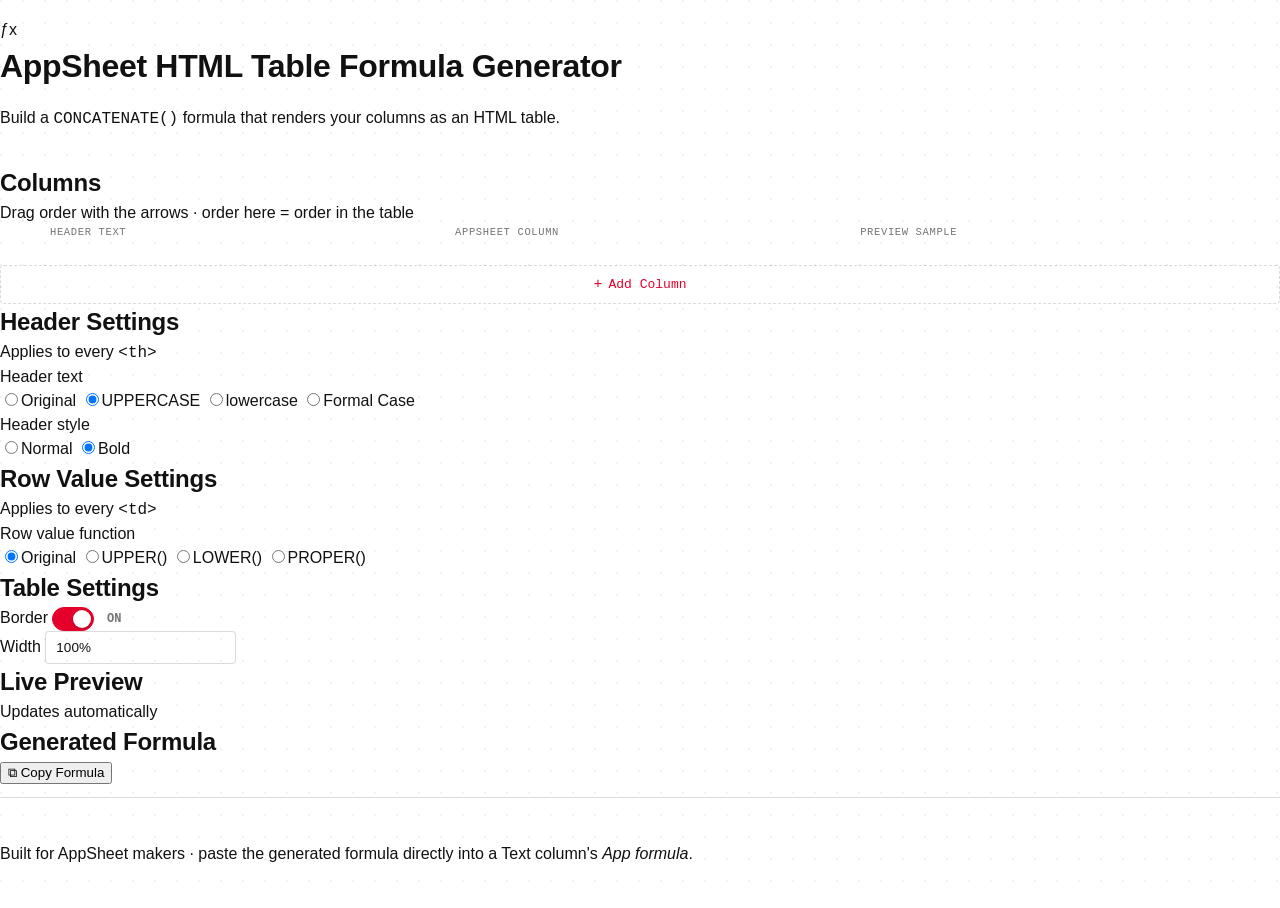
<file: Index.HTML>
<!DOCTYPE html>
<html lang="en">
<head>
<meta charset="UTF-8">
<meta name="viewport" content="width=device-width, initial-scale=1.0">
<title>AppSheet HTML Table Formula Generator</title>
<meta name="description" content="Convert AppSheet columns into a ready-to-copy HTML table CONCATENATE() formula.">
<link rel="stylesheet" href="style.css">
</head>
<body>

<header class="topbar">
  <div class="topbar-inner">
    <div class="brand">
      <span class="brand-mark">ƒx</span>
      <div class="brand-text">
        <h1>AppSheet HTML Table Formula Generator</h1>
        <p>Build a <code>CONCATENATE()</code> formula that renders your columns as an HTML table.</p>
      </div>
    </div>
  </div>
</header>

<main class="layout">

  <!-- ============ CONFIG COLUMN ============ -->
  <section class="col col-config">

    <div class="card" id="columns-card">
      <div class="card-head">
        <h2>Columns</h2>
        <span class="card-hint">Drag order with the arrows &middot; order here = order in the table</span>
      </div>

      <div class="columns-table-head">
        <span>Header text</span>
        <span>AppSheet column</span>
        <span>Preview sample</span>
        <span class="col-actions-head" aria-hidden="true"></span>
      </div>

      <div id="columns-list"></div>

      <button type="button" id="add-column" class="btn btn-add">
        <span class="plus">+</span> Add Column
      </button>
    </div>

    <div class="card">
      <div class="card-head">
        <h2>Header Settings</h2>
        <span class="card-hint">Applies to every <code>&lt;th&gt;</code></span>
      </div>

      <div class="field-group">
        <span class="field-label">Header text</span>
        <div class="segmented" data-group="headerCase">
          <label><input type="radio" name="headerCase" value="original" checked><span>Original</span></label>
          <label><input type="radio" name="headerCase" value="upper"><span>UPPERCASE</span></label>
          <label><input type="radio" name="headerCase" value="lower"><span>lowercase</span></label>
          <label><input type="radio" name="headerCase" value="formal"><span>Formal Case</span></label>
        </div>
      </div>

      <div class="field-group">
        <span class="field-label">Header style</span>
        <div class="segmented" data-group="headerStyle">
          <label><input type="radio" name="headerStyle" value="normal" checked><span>Normal</span></label>
          <label><input type="radio" name="headerStyle" value="bold"><span>Bold</span></label>
        </div>
      </div>
    </div>

    <div class="card">
      <div class="card-head">
        <h2>Row Value Settings</h2>
        <span class="card-hint">Applies to every <code>&lt;td&gt;</code></span>
      </div>

      <div class="field-group">
        <span class="field-label">Row value function</span>
        <div class="segmented" data-group="rowFn">
          <label><input type="radio" name="rowFn" value="original" checked><span>Original</span></label>
          <label><input type="radio" name="rowFn" value="upper"><span>UPPER()</span></label>
          <label><input type="radio" name="rowFn" value="lower"><span>LOWER()</span></label>
          <label><input type="radio" name="rowFn" value="proper"><span>PROPER()</span></label>
        </div>
      </div>
    </div>

    <div class="card">
      <div class="card-head">
        <h2>Table Settings</h2>
      </div>

      <div class="field-group inline-field">
        <span class="field-label">Border</span>
        <button type="button" id="border-toggle" class="switch is-on" role="switch" aria-checked="true">
          <span class="switch-knob"></span>
        </button>
        <span id="border-toggle-label" class="switch-state">ON</span>
      </div>

      <div class="field-group inline-field">
        <label class="field-label" for="table-width">Width</label>
        <input type="text" id="table-width" value="100%" class="text-input text-input-sm" maxlength="12">
      </div>
    </div>

  </section>

  <!-- ============ OUTPUT COLUMN ============ -->
  <section class="col col-output">

    <div class="card preview-card">
      <div class="card-head">
        <h2>Live Preview</h2>
        <span class="card-hint">Updates automatically</span>
      </div>
      <div class="preview-scroll">
        <div id="preview-wrap"></div>
      </div>
    </div>

    <div class="card formula-card">
      <div class="card-head">
        <h2>Generated Formula</h2>
        <button type="button" id="copy-btn" class="btn btn-copy">
          <span class="copy-icon">⧉</span> Copy Formula
        </button>
      </div>
      <pre id="formula-output"><code id="formula-code"></code></pre>
    </div>

  </section>

</main>

<footer class="footer">
  <p>Built for AppSheet makers &middot; paste the generated formula directly into a Text column's <em>App formula</em>.</p>
</footer>

<script src="script.js"></script>
</body>
</html>
</file>
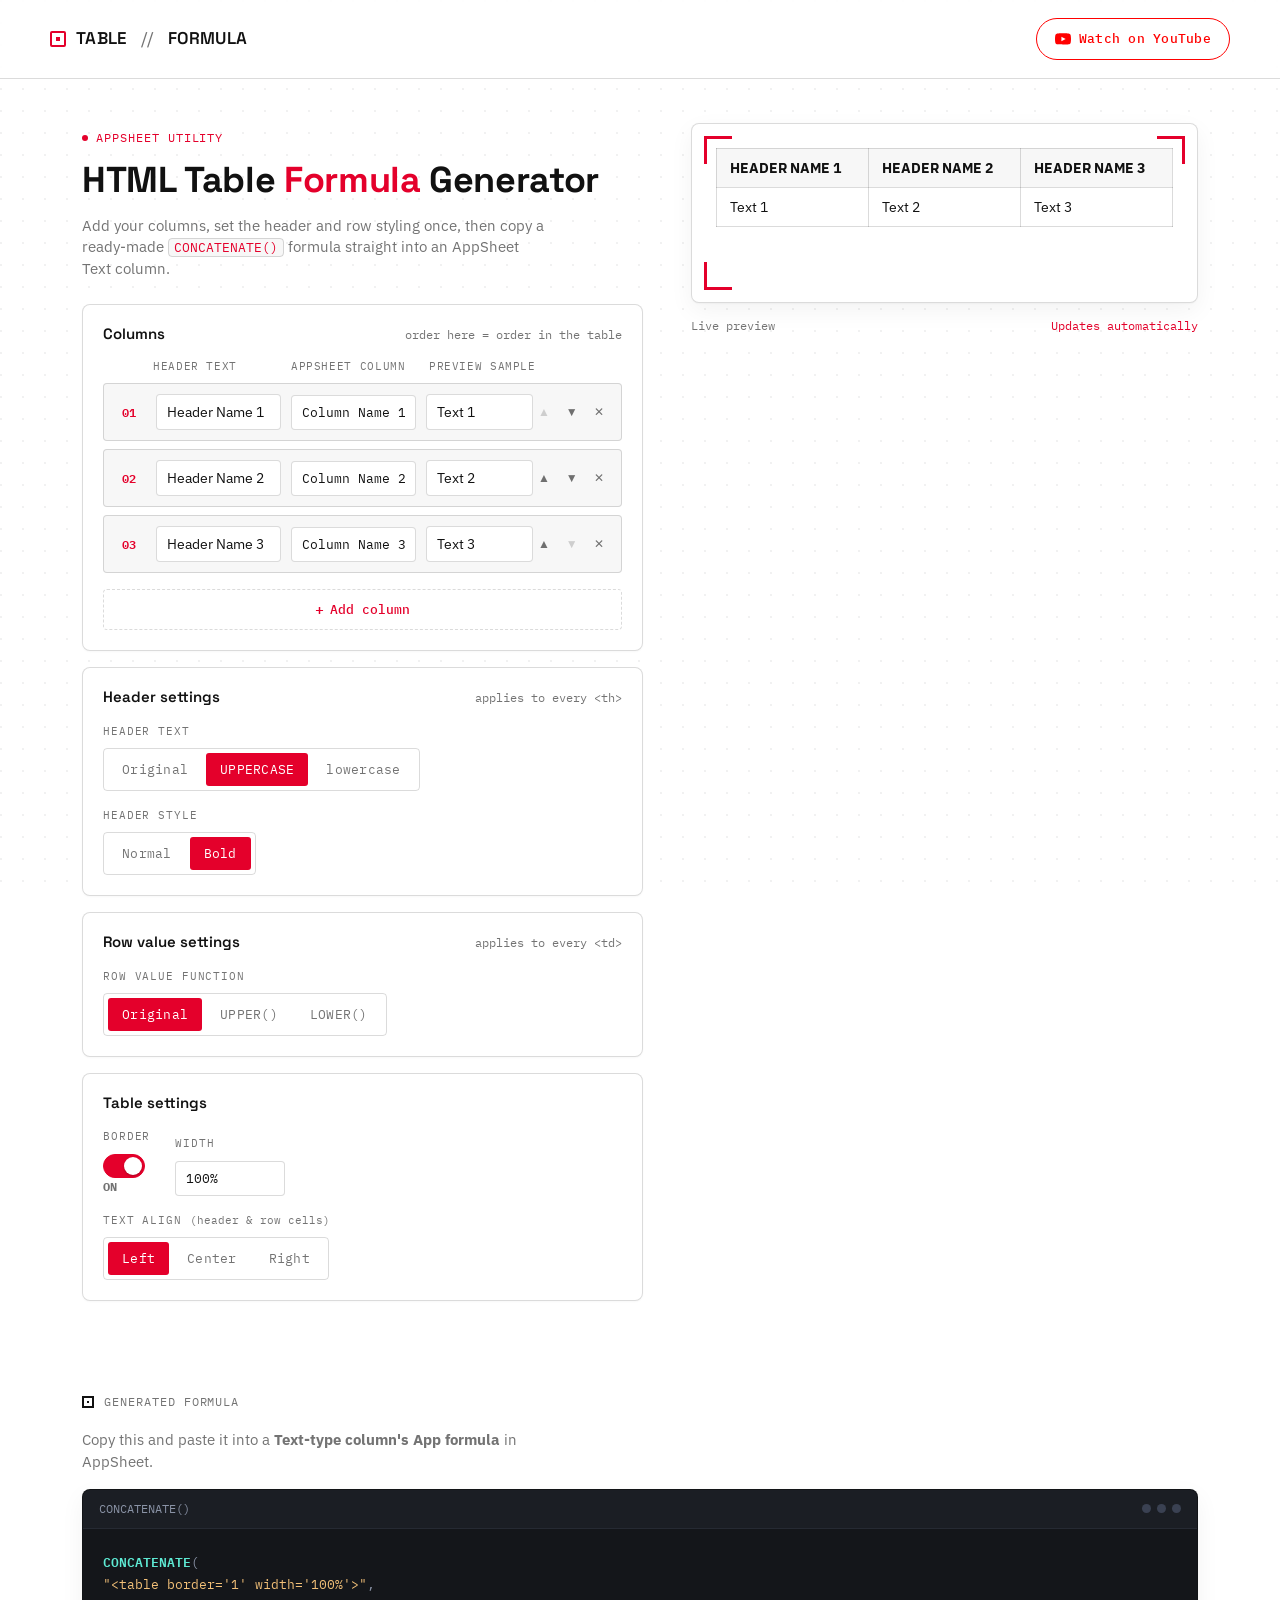
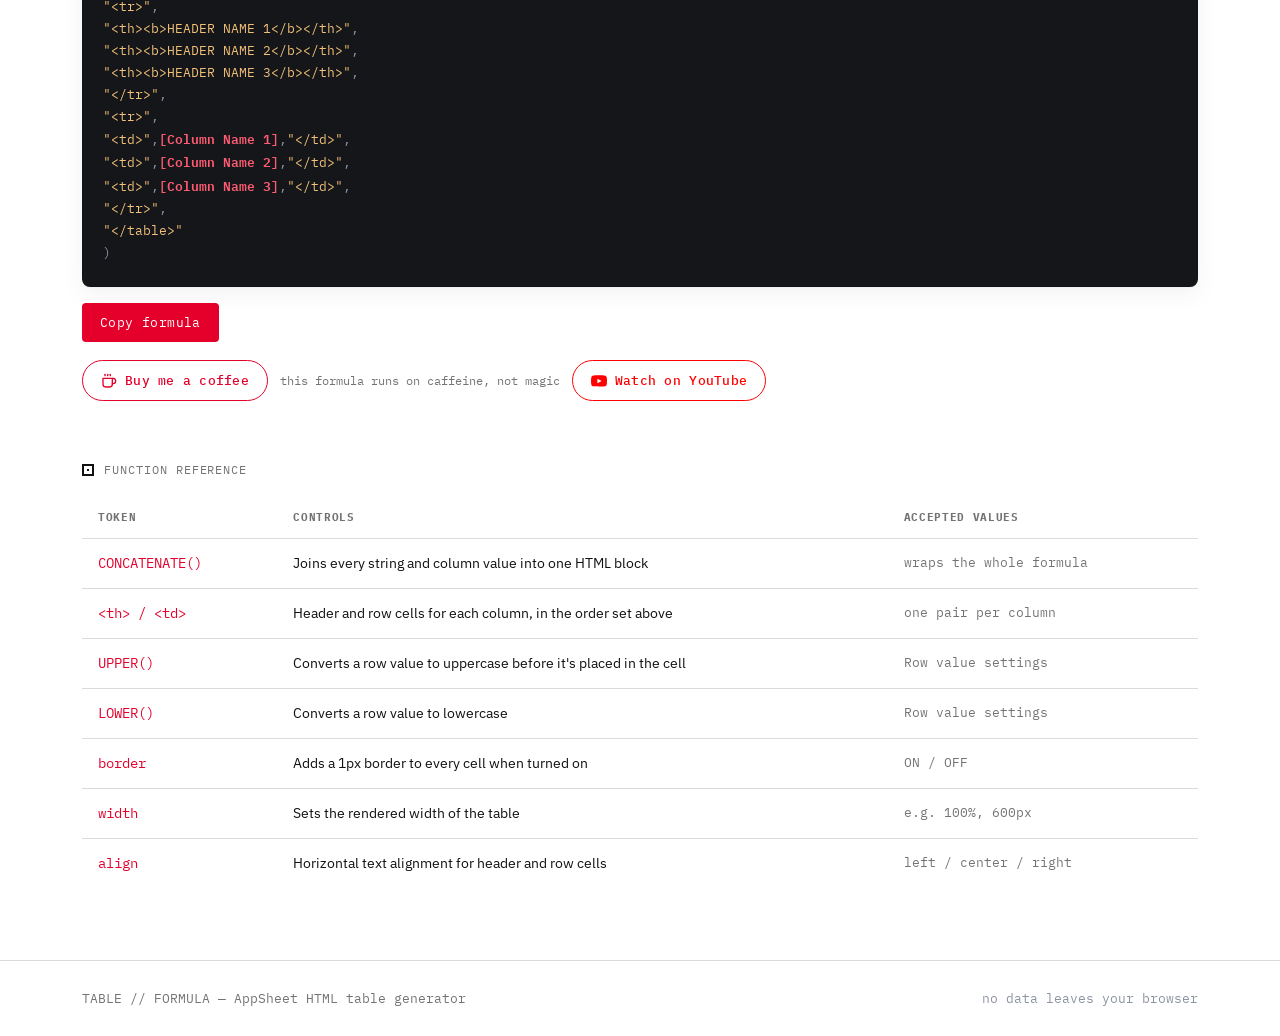
<file: index.html>
<!DOCTYPE html>
<html lang="en">
<head>
<meta charset="UTF-8">
<meta name="viewport" content="width=device-width, initial-scale=1.0">
<title>HTML Table Formula Generator for AppSheet</title>
<meta name="description" content="Convert AppSheet columns into a ready-to-copy HTML table CONCATENATE() formula.">
<link rel="preconnect" href="https://fonts.googleapis.com">
<link rel="preconnect" href="https://fonts.gstatic.com" crossorigin>
<link href="https://fonts.googleapis.com/css2?family=Space+Grotesk:wght@400;500;600;700&family=IBM+Plex+Sans:wght@400;500;600&family=IBM+Plex+Mono:wght@400;500;600&display=swap" rel="stylesheet">
<link rel="stylesheet" href="style.css">
</head>
<body>

<header class="top">
  <div class="wrap topbar">
    <div class="logo"><span class="finder"></span>TABLE<span class="slash">&nbsp;//&nbsp;</span>FORMULA</div>
    <div class="topbar-right">
      <a href="https://www.youtube.com/@JoeTayactac" target="_blank" rel="noopener" class="youtube-btn" id="youtube-link-top" aria-label="Watch on YouTube">
        <svg viewBox="0 0 24 24" fill="currentColor"><path d="M23.5 6.2a3.02 3.02 0 0 0-2.12-2.14C19.5 3.5 12 3.5 12 3.5s-7.5 0-9.38.56A3.02 3.02 0 0 0 .5 6.2 31.6 31.6 0 0 0 0 12a31.6 31.6 0 0 0 .5 5.8 3.02 3.02 0 0 0 2.12 2.14C4.5 20.5 12 20.5 12 20.5s7.5 0 9.38-.56a3.02 3.02 0 0 0 2.12-2.14A31.6 31.6 0 0 0 24 12a31.6 31.6 0 0 0-.5-5.8ZM9.6 15.5v-7l6.4 3.5-6.4 3.5Z"/></svg>
        <span class="label">Watch on YouTube</span>
      </a>
    </div>
  </div>
</header>

<div class="wrap">

  <section class="hero" id="generate">
    <div class="hero-left">
      <div class="eyebrow"><span class="dot"></span>APPSHEET UTILITY</div>
      <h1 class="headline">HTML Table <span class="accent">Formula</span> Generator</h1>
      <p class="sub">Add your columns, set the header and row styling once, then copy a ready-made <code class="mono">CONCATENATE()</code> formula straight into an AppSheet Text column.</p>

      <div class="panel">
        <div class="panel-head">
          <span class="panel-title">Columns</span>
          <span class="panel-hint">order here = order in the table</span>
        </div>

        <div class="columns-table-head">
          <span>Header text</span>
          <span>AppSheet column</span>
          <span>Preview sample</span>
          <span aria-hidden="true"></span>
        </div>

        <div id="columns-list"></div>

        <button type="button" id="add-column" class="btn-add">
          <span class="plus">+</span> Add column
        </button>
      </div>

      <div class="panel" id="header-settings">
        <div class="panel-head">
          <span class="panel-title">Header settings</span>
          <span class="panel-hint">applies to every &lt;th&gt;</span>
        </div>

        <div class="field">
          <label>Header text</label>
          <div class="tabgroup" data-group="headerCase">
            <label class="tab-opt"><input type="radio" name="headerCase" value="original" checked><span>Original</span></label>
            <label class="tab-opt"><input type="radio" name="headerCase" value="upper"><span>UPPERCASE</span></label>
            <label class="tab-opt"><input type="radio" name="headerCase" value="lower"><span>lowercase</span></label>
          </div>
        </div>

        <div class="field">
          <label>Header style</label>
          <div class="tabgroup" data-group="headerStyle">
            <label class="tab-opt"><input type="radio" name="headerStyle" value="normal" checked><span>Normal</span></label>
            <label class="tab-opt"><input type="radio" name="headerStyle" value="bold"><span>Bold</span></label>
          </div>
        </div>
      </div>

      <div class="panel" id="row-settings">
        <div class="panel-head">
          <span class="panel-title">Row value settings</span>
          <span class="panel-hint">applies to every &lt;td&gt;</span>
        </div>

        <div class="field">
          <label>Row value function</label>
          <div class="tabgroup" data-group="rowFn">
            <label class="tab-opt"><input type="radio" name="rowFn" value="original" checked><span>Original</span></label>
            <label class="tab-opt"><input type="radio" name="rowFn" value="upper"><span>UPPER()</span></label>
            <label class="tab-opt"><input type="radio" name="rowFn" value="lower"><span>LOWER()</span></label>
          </div>
        </div>
      </div>

      <div class="panel" id="table-settings">
        <div class="panel-head">
          <span class="panel-title">Table settings</span>
        </div>

        <div class="row">
          <div class="field">
            <label>Border</label>
            <button type="button" id="border-toggle" class="switch is-on" role="switch" aria-checked="true">
              <span class="switch-knob"></span>
            </button>
            <span id="border-toggle-label" class="switch-state">ON</span>
          </div>
          <div class="field">
            <label for="table-width">Width</label>
            <input type="text" id="table-width" value="100%" class="mono-input width-input" maxlength="12">
          </div>
        </div>

        <div class="field">
          <label>Text align <span class="field-note">(header &amp; row cells)</span></label>
          <div class="tabgroup" data-group="textAlign">
            <label class="tab-opt"><input type="radio" name="textAlign" value="left" checked><span>Left</span></label>
            <label class="tab-opt"><input type="radio" name="textAlign" value="center"><span>Center</span></label>
            <label class="tab-opt"><input type="radio" name="textAlign" value="right"><span>Right</span></label>
          </div>
        </div>
      </div>
    </div>

    <div class="hero-right">
      <div class="viewfinder-outer">
        <div class="viewfinder">
          <span class="bracket tl"></span>
          <span class="bracket tr"></span>
          <span class="bracket bl"></span>
          <div class="preview-scroll">
            <div id="preview-wrap"></div>
          </div>
        </div>
        <div class="viewfinder-caption">
          <span>Live preview</span>
          <span class="status">Updates automatically</span>
        </div>
      </div>
    </div>
  </section>

  <section class="formula" id="formula">
    <div class="section-label"><span class="mark"></span>Generated formula</div>
    <p class="sub" style="margin-bottom:16px;">Copy this and paste it into a <strong>Text-type column's App formula</strong> in AppSheet.</p>
    <div class="terminal">
      <div class="terminal-bar">
        <span class="path mono">CONCATENATE()</span>
        <div class="dots"><span></span><span></span><span></span></div>
      </div>
      <div class="terminal-body">
        <pre id="formula-output"><code id="formula-code"></code></pre>
      </div>
    </div>
    <button class="copy-btn" id="copy-btn">Copy formula</button>

    <div class="coffee-wrap">
      <a href="https://paypal.me/Joemarietayactac1" target="_blank" rel="noopener" class="donate-btn" id="coffee-link">
        <svg viewBox="0 0 24 24" fill="none" stroke="currentColor" stroke-width="2" stroke-linecap="round" stroke-linejoin="round"><path d="M17 8h1a4 4 0 1 1 0 8h-1"></path><path d="M3 8h14v9a4 4 0 0 1-4 4H7a4 4 0 0 1-4-4Z"></path><line x1="6" y1="2" x2="6" y2="4"></line><line x1="10" y1="2" x2="10" y2="4"></line><line x1="14" y1="2" x2="14" y2="4"></line></svg>
        Buy me a coffee
      </a>
      <span class="coffee-note">this formula runs on caffeine, not magic</span>
      <a href="https://www.youtube.com/@JoeTayactac" target="_blank" rel="noopener" class="youtube-btn" id="youtube-link-bottom">
        <svg viewBox="0 0 24 24" fill="currentColor"><path d="M23.5 6.2a3.02 3.02 0 0 0-2.12-2.14C19.5 3.5 12 3.5 12 3.5s-7.5 0-9.38.56A3.02 3.02 0 0 0 .5 6.2 31.6 31.6 0 0 0 0 12a31.6 31.6 0 0 0 .5 5.8 3.02 3.02 0 0 0 2.12 2.14C4.5 20.5 12 20.5 12 20.5s7.5 0 9.38-.56a3.02 3.02 0 0 0 2.12-2.14A31.6 31.6 0 0 0 24 12a31.6 31.6 0 0 0-.5-5.8ZM9.6 15.5v-7l6.4 3.5-6.4 3.5Z"/></svg>
        Watch on YouTube
      </a>
    </div>
  </section>

  <section class="reference" id="reference">
    <div class="section-label"><span class="mark"></span>Function reference</div>
    <div class="ref-wrap">
      <table class="ref-table">
        <thead>
          <tr><th>Token</th><th>Controls</th><th>Accepted values</th></tr>
        </thead>
        <tbody>
          <tr><td class="param mono">CONCATENATE()</td><td class="desc">Joins every string and column value into one HTML block</td><td class="vals mono">wraps the whole formula</td></tr>
          <tr><td class="param mono">&lt;th&gt; / &lt;td&gt;</td><td class="desc">Header and row cells for each column, in the order set above</td><td class="vals mono">one pair per column</td></tr>
          <tr><td class="param mono">UPPER()</td><td class="desc">Converts a row value to uppercase before it's placed in the cell</td><td class="vals mono">Row value settings</td></tr>
          <tr><td class="param mono">LOWER()</td><td class="desc">Converts a row value to lowercase</td><td class="vals mono">Row value settings</td></tr>
          <tr><td class="param mono">border</td><td class="desc">Adds a 1px border to every cell when turned on</td><td class="vals mono">ON / OFF</td></tr>
          <tr><td class="param mono">width</td><td class="desc">Sets the rendered width of the table</td><td class="vals mono">e.g. 100%, 600px</td></tr>
          <tr><td class="param mono">align</td><td class="desc">Horizontal text alignment for header and row cells</td><td class="vals mono">left / center / right</td></tr>
        </tbody>
      </table>
    </div>
  </section>

</div>

<footer>
  <div class="wrap footer-row">
    <span class="mono">TABLE // FORMULA — AppSheet HTML table generator</span>
    <span class="mono muted">no data leaves your browser</span>
  </div>
</footer>

<script src="script.js"></script>
</body>
</html>
</file>
<file: style.css>
/* ============================================================
   TABLE // FORMULA — AppSheet HTML Table Formula Generator
   Theme: white ground, hairline rule, one red accent, mono/grotesk
   type system. Formula output reads like a dark terminal pane.
   ============================================================ */

:root{
  --bg: #FFFFFF;
  --panel: #FFFFFF;
  --panel-2: #F7F7F7;
  --line: rgba(0,0,0,0.14);
  --text: #111111;
  --muted: rgba(0,0,0,0.55);
  --red: #E4002B;
  --red-dim: #FCE1E5;
  --ink: #111111;
  --radius: 4px;
}

*{ box-sizing: border-box; }
html{ scroll-behavior: smooth; }
body{
  margin:0;
  background: var(--bg);
  color: var(--text);
  font-family: 'IBM Plex Sans', sans-serif;
  line-height:1.5;
  -webkit-font-smoothing: antialiased;
}

/* background module texture */
body::before{
  content:"";
  position: fixed;
  inset:0;
  background-image:
    radial-gradient(circle at 1px 1px, rgba(20,22,26,0.06) 1px, transparent 1px);
  background-size: 22px 22px;
  pointer-events:none;
  z-index:0;
}

.wrap{ max-width: 1180px; margin:0 auto; padding: 0 32px; position:relative; z-index:1; }

h1,h2,h3{ font-family:'Space Grotesk', sans-serif; margin:0; letter-spacing:-0.01em; }
code, .mono{ font-family:'IBM Plex Mono', monospace; }
a{ color:inherit; }

::selection{ background: var(--red); color:#fff; }

:focus-visible{ outline: 2px solid var(--red); outline-offset: 3px; }

/* ---------- NAV ---------- */
header.top{
  position: sticky; top:0; z-index:50;
  background: rgba(255,255,255,0.86);
  backdrop-filter: blur(10px);
  border-bottom: 1px solid var(--line);
}
.topbar{
  display:flex; align-items:center; justify-content:space-between;
  padding: 18px 0;
  gap: 16px;
}
.topbar-right{ display:flex; align-items:center; gap:14px; }
.logo{
  display:flex; align-items:center; gap:10px;
  font-family:'Space Grotesk', sans-serif;
  font-weight:600; font-size:17px;
  letter-spacing: 0.02em;
}
.logo .finder{
  width:16px; height:16px;
  border: 2.5px solid var(--red);
  border-radius:2px;
  position:relative;
  flex-shrink:0;
}
.logo .finder::after{
  content:"";
  position:absolute; inset:4px;
  background: var(--red);
}
.logo .slash{ color: var(--muted); font-weight:400; }
/* YouTube button — outlined by default, fills with brand red on hover
   so it reads as a secondary action next to the primary red accent. */
.youtube-btn{
  display:inline-flex; align-items:center; gap:8px;
  text-decoration:none;
  background: var(--panel);
  color: #FF0000;
  font-family:'IBM Plex Mono', monospace;
  font-size: 13px; font-weight:500; letter-spacing:0.02em;
  padding: 10px 18px;
  border-radius: 999px;
  border: 1px solid #FF0000;
  transition: background .15s, color .15s, transform .1s, box-shadow .15s;
  white-space: nowrap;
}
.youtube-btn svg{ width:16px; height:16px; flex-shrink:0; transition: transform .15s; }
.youtube-btn:hover{ background:#FF0000; color:#fff; box-shadow: 0 4px 14px rgba(255,0,0,0.25); }
.youtube-btn:hover svg{ transform: scale(1.08); }
.youtube-btn:active{ transform: scale(0.97); }
@media (max-width: 480px){
  .youtube-btn span.label{ display:none; }
  .youtube-btn{ padding:10px 12px; }
}

/* Buy me a coffee */
.coffee-wrap{ margin-top: 18px; display:flex; align-items:center; gap:12px; flex-wrap:wrap; }
.donate-btn{
  display:inline-flex; align-items:center; gap:8px;
  text-decoration:none;
  background: var(--panel);
  color: var(--red);
  font-family:'IBM Plex Mono', monospace;
  font-size: 13px; font-weight:500; letter-spacing:0.02em;
  padding: 10px 18px;
  border: 1px solid var(--red);
  border-radius: 999px;
  transition: background .15s, color .15s, transform .1s, box-shadow .15s;
  white-space: nowrap;
}
.donate-btn svg{ width:16px; height:16px; flex-shrink:0; }
.donate-btn:hover{ background: var(--red); color:#fff; box-shadow: 0 4px 14px rgba(228,0,43,0.28); }
.donate-btn:hover svg{ transform: rotate(-6deg); }
.donate-btn:active{ transform: scale(0.97); }
.coffee-note{ font-family:'IBM Plex Mono', monospace; font-size: 12px; color: var(--muted); }

/* ---------- HERO ---------- */
.hero{
  padding: 44px 0 36px;
  display:grid;
  grid-template-columns: 1.05fr 0.95fr;
  gap: 48px;
  align-items:start;
}
@media (max-width: 900px){
  .hero{ grid-template-columns: 1fr; padding: 32px 0 20px; gap: 28px; }
}

.eyebrow{
  display:inline-flex; align-items:center; gap:8px;
  font-family:'IBM Plex Mono', monospace;
  font-size:12px; letter-spacing: 0.08em;
  color: var(--red);
  text-transform: uppercase;
  margin-bottom: 14px;
}
.eyebrow .dot{
  width:6px; height:6px; background: var(--red); border-radius:50%;
  animation: blink 1.6s ease-in-out infinite;
}
@keyframes blink{ 0%,100%{opacity:1;} 50%{opacity:0.25;} }

h1.headline{
  font-size: clamp(26px, 3.2vw, 36px);
  font-weight: 700;
  line-height: 1.1;
  margin-bottom: 12px;
}
h1.headline .accent{ color: var(--red); }

.sub{
  color: var(--muted);
  font-size: 14.5px;
  max-width: 52ch;
  margin-bottom: 24px;
}
.sub code.mono{
  background: var(--panel-2);
  border: 1px solid var(--line);
  border-radius: 4px;
  padding: 0 5px;
  font-size: 13px;
  color: var(--red);
}

/* ---------- PANELS (config cards) ---------- */
.panel{
  background: var(--panel);
  border: 1px solid var(--line);
  border-radius: 8px;
  padding: 18px 20px 20px;
  margin-bottom: 16px;
  box-shadow: 0 1px 2px rgba(20,22,26,0.03);
}
.panel-head{
  display:flex; align-items:baseline; justify-content:space-between;
  gap: 12px; margin-bottom: 14px; flex-wrap: wrap;
}
.panel-title{
  font-family:'Space Grotesk', sans-serif;
  font-weight:600; font-size: 15px;
}
.panel-hint{
  font-family:'IBM Plex Mono', monospace;
  font-size: 11.5px; color: var(--muted);
}

/* ---------- Columns table ---------- */
.columns-table-head{
  display:grid;
  grid-template-columns: 34px 1fr 1fr 0.85fr 68px;
  gap:10px;
  padding: 0 6px 8px;
  font-family:'IBM Plex Mono', monospace;
  font-size: 10.5px; letter-spacing:0.06em; text-transform:uppercase;
  color: var(--muted);
}
.columns-table-head span:first-child{ grid-column: 2; }

#columns-list{ display:flex; flex-direction:column; gap:8px; margin-bottom:16px; }

.column-row{
  display:grid;
  grid-template-columns: 34px 1fr 1fr 0.85fr 68px;
  gap:10px;
  align-items:center;
  padding: 10px 10px 10px 8px;
  background: var(--panel-2);
  border: 1px solid var(--line);
  border-radius: var(--radius);
}

.col-index{
  font-family:'IBM Plex Mono', monospace;
  font-size: 12px;
  font-weight:600;
  color: var(--red);
  text-align:center;
}

.column-row .text-input{ width:100%; }

.col-actions{ display:flex; align-items:center; justify-content:flex-end; gap:2px; }

.icon-btn{
  border: 1px solid transparent;
  background: transparent;
  color: var(--muted);
  width: 26px; height:26px;
  border-radius: 4px;
  display:grid; place-items:center;
  cursor:pointer;
  font-size: 12px; line-height:1;
  transition: background .12s ease, color .12s ease;
}
.icon-btn:hover{ background: var(--line); color: var(--text); }
.icon-btn:disabled{ opacity:0.3; cursor:not-allowed; }
.icon-btn:disabled:hover{ background:transparent; }
.icon-btn.remove:hover{ background: var(--red-dim); color: var(--red); }

/* ---------- Inputs ---------- */
.text-input, .mono-input{
  font-family:'IBM Plex Sans', sans-serif;
  font-size: 13.5px;
  padding: 8px 10px;
  border: 1px solid var(--line);
  border-radius: var(--radius);
  background: var(--panel);
  color: var(--text);
  min-width:0;
}
.mono-input{ font-family:'IBM Plex Mono', monospace; font-size:13px; }
.text-input:focus, .mono-input:focus{
  outline:none; border-color: var(--red);
  box-shadow: 0 0 0 3px var(--red-dim);
}
.width-input{ max-width: 110px; }

/* ---------- Buttons ---------- */
.btn-add{
  width:100%;
  padding: 10px 12px;
  background: var(--panel);
  border: 1px dashed var(--line);
  color: var(--red);
  font-family:'IBM Plex Mono', monospace;
  font-size: 13px; font-weight:500;
  border-radius: var(--radius);
  cursor:pointer;
  display:flex; align-items:center; justify-content:center; gap:6px;
  transition: background .15s, border-color .15s;
}
.btn-add:hover{ background: var(--red-dim); border-color: var(--red); }
.btn-add .plus{ font-size:15px; }

.copy-btn{
  margin-top: 16px;
  display:inline-flex; align-items:center; gap:8px;
  background: var(--red);
  color:#fff;
  border:none;
  font-family:'IBM Plex Mono', monospace;
  font-size: 13px; letter-spacing:0.03em;
  padding: 11px 18px;
  border-radius: var(--radius);
  cursor:pointer;
  transition: background .15s, transform .1s;
}
.copy-btn:hover{ background:#c60025; }
.copy-btn:active{ transform: scale(0.98); }
.copy-btn.copied{ background: var(--ink); color:#fff; }

/* ---------- Fields / tab-style segmented controls ---------- */
.field{ margin-bottom:16px; }
.field:last-child{ margin-bottom:0; }
.field > label{
  display:block;
  font-family:'IBM Plex Mono', monospace;
  font-size: 11px; letter-spacing:0.08em; text-transform:uppercase;
  color: var(--muted);
  margin-bottom: 9px;
}
.field-note{ text-transform:none; letter-spacing:normal; font-weight:400; color: var(--muted); }

.row{ display:flex; gap:22px; flex-wrap:wrap; align-items:flex-end; margin-bottom:16px; }
.row .field{ margin-bottom:0; }
.row .field:first-child{ display:flex; flex-direction:column; align-items:flex-start; }
.row .field:first-child > label{ margin-bottom: 9px; }

.tabgroup{
  display:inline-flex; flex-wrap:wrap; gap:4px;
  border: 1px solid var(--line);
  border-radius: var(--radius);
  padding: 4px;
  width: fit-content;
}
.tab-opt{ position:relative; cursor:pointer; }
.tab-opt input{ position:absolute; opacity:0; pointer-events:none; }
.tab-opt span{
  display:inline-block;
  font-family:'IBM Plex Mono', monospace;
  font-size: 12.5px;
  letter-spacing:0.02em;
  color: var(--muted);
  background: transparent;
  padding: 7px 14px;
  border-radius: 3px;
  white-space: nowrap;
  transition: background .15s, color .15s;
}
.tab-opt span:hover{ color: var(--text); }
.tab-opt input:checked + span{ background: var(--red); color:#fff; }
.tab-opt input:focus-visible + span{ outline: 2px solid var(--red); outline-offset: 1px; }

/* Toggle switch */
.switch{
  width:42px; height:24px;
  border-radius: 999px;
  border: 1px solid var(--line);
  background: var(--panel-2);
  position:relative;
  cursor:pointer;
  padding:0;
  flex:none;
  display:inline-block;
  vertical-align: middle;
  margin-right: 8px;
}
.switch-knob{
  position:absolute; top:2px; left:2px;
  width:18px; height:18px;
  border-radius:50%;
  background:#fff;
  box-shadow: 0 1px 2px rgba(0,0,0,0.25);
  transition: transform .15s ease;
}
.switch.is-on{ background: var(--red); border-color: var(--red); }
.switch.is-on .switch-knob{ transform: translateX(18px); }
.switch-state{
  font-family:'IBM Plex Mono', monospace;
  font-size:12px; font-weight:700; color: var(--muted);
  vertical-align: middle;
}

/* ---------- VIEWFINDER (live preview) ---------- */
.viewfinder-outer{ position: sticky; top: 88px; }
.viewfinder{
  position: relative;
  background: var(--panel);
  border: 1px solid var(--line);
  border-radius: 8px;
  padding: 24px;
  overflow:hidden;
  min-height: 180px;
  box-shadow: 0 1px 2px rgba(20,22,26,0.04), 0 8px 24px rgba(20,22,26,0.05);
}
.viewfinder .bracket{
  position:absolute; width:28px; height:28px;
  border: 3px solid var(--red);
}
.viewfinder .bracket.tl{ top:12px; left:12px; border-right:none; border-bottom:none; }
.viewfinder .bracket.tr{ top:12px; right:12px; border-left:none; border-bottom:none; }
.viewfinder .bracket.bl{ bottom:12px; left:12px; border-right:none; border-top:none; }

.preview-scroll{ overflow-x:auto; position:relative; }

#preview-wrap table{
  border-collapse: collapse;
  font-size: 13.5px;
  min-width: 100%;
}
#preview-wrap th, #preview-wrap td{
  padding: 9px 13px;
  text-align:left;
  border: 1px solid var(--line);
}
#preview-wrap thead th{ background: var(--panel-2); }
#preview-wrap .empty-state{ color: var(--muted); font-size:13.5px; padding: 20px 4px; }

.viewfinder-caption{
  display:flex; justify-content:space-between; align-items:center;
  margin-top:14px;
  font-family:'IBM Plex Mono', monospace;
  font-size: 12px; color: var(--muted);
}
.viewfinder-caption .status{ color: var(--red); }

/* ---------- FORMULA SECTION ---------- */
section.formula{ padding: 40px 0 60px; }
.section-label{
  display:flex; align-items:center; gap:10px;
  font-family:'IBM Plex Mono', monospace;
  font-size:12px; letter-spacing:0.08em; text-transform:uppercase;
  color: var(--muted);
  margin-bottom: 18px;
}
.section-label .mark{
  width:12px; height:12px; border:2px solid var(--ink); position:relative; flex-shrink:0;
}
.section-label .mark::after{ content:""; position:absolute; inset:3px; background: var(--ink); }

.terminal{
  background: #14161A;
  border: 1px solid var(--line);
  border-radius: 8px;
  overflow:hidden;
  box-shadow: 0 1px 2px rgba(20,22,26,0.04), 0 8px 24px rgba(20,22,26,0.05);
}
.terminal-bar{
  display:flex; align-items:center; justify-content:space-between;
  padding: 10px 16px;
  border-bottom: 1px solid #262a33;
  background: #1B1E24;
}
.terminal-bar .path{ font-size:12px; color:#8A93A6; }
.dots{ display:flex; gap:6px; }
.dots span{ width:9px; height:9px; border-radius:50%; background:#3a4152; }

.terminal-body{ padding: 22px 20px; max-height: 420px; overflow-y:auto; }
.terminal-body pre{
  margin:0;
  font-family:'IBM Plex Mono', monospace;
  font-size: 13px;
  line-height:1.7;
  color: #E7E9ED;
  white-space: pre-wrap;
  word-break: break-word;
}
.tok-str{ color:#f2c078; }
.tok-fn{ color:#5EEAD4; font-weight:600; }
.tok-punc{ color:#8A93A6; }
.tok-col{ color:#ff5c73; font-weight:600; }

/* ---------- REFERENCE TABLE ---------- */
section.reference{ padding: 0 0 72px; }
.ref-table{ width:100%; border-collapse:collapse; font-size:14px; }
.ref-table th{
  text-align:left;
  font-family:'IBM Plex Mono', monospace;
  font-size: 11px; letter-spacing:0.06em; text-transform:uppercase;
  color: var(--muted);
  padding: 12px 16px;
  border-bottom: 1px solid var(--line);
}
.ref-table td{
  padding: 14px 16px;
  border-bottom: 1px solid var(--line);
  vertical-align: top;
}
.ref-table td.param{ color: var(--red); white-space:nowrap; }
.ref-table td.desc{ color: var(--text); }
.ref-table td.vals{ color: var(--muted); font-size:13px; }
.ref-table tr:last-child td{ border-bottom:none; }
.ref-wrap{ overflow-x:auto; }

/* ---------- FOOTER ---------- */
footer{ border-top: 1px solid var(--line); padding: 28px 0; }
.footer-row{
  display:flex; justify-content:space-between; align-items:center;
  font-size: 13px; color: var(--muted);
  flex-wrap:wrap; gap:10px;
}
.footer-row .muted{ color:#8b93a1; }

@media (max-width: 900px){
  .viewfinder-outer{ position: static; }
}

@media (max-width: 640px){
  .columns-table-head{ display:none; }
  .column-row{ grid-template-columns: 28px 1fr; grid-template-areas: "idx header" "idx column" "idx sample" "idx actions"; row-gap:8px; }
  .column-row .col-index{ grid-row: 1 / span 4; align-self:start; padding-top:8px; }
  .column-row .col-actions{ justify-content:flex-start; }
}

@media (max-width: 480px){
  .wrap{ padding: 0 18px; }
  h1.headline{ font-size: 28px; }
}

@media (prefers-reduced-motion: reduce){
  .eyebrow .dot{ animation:none; }
}
</file>
